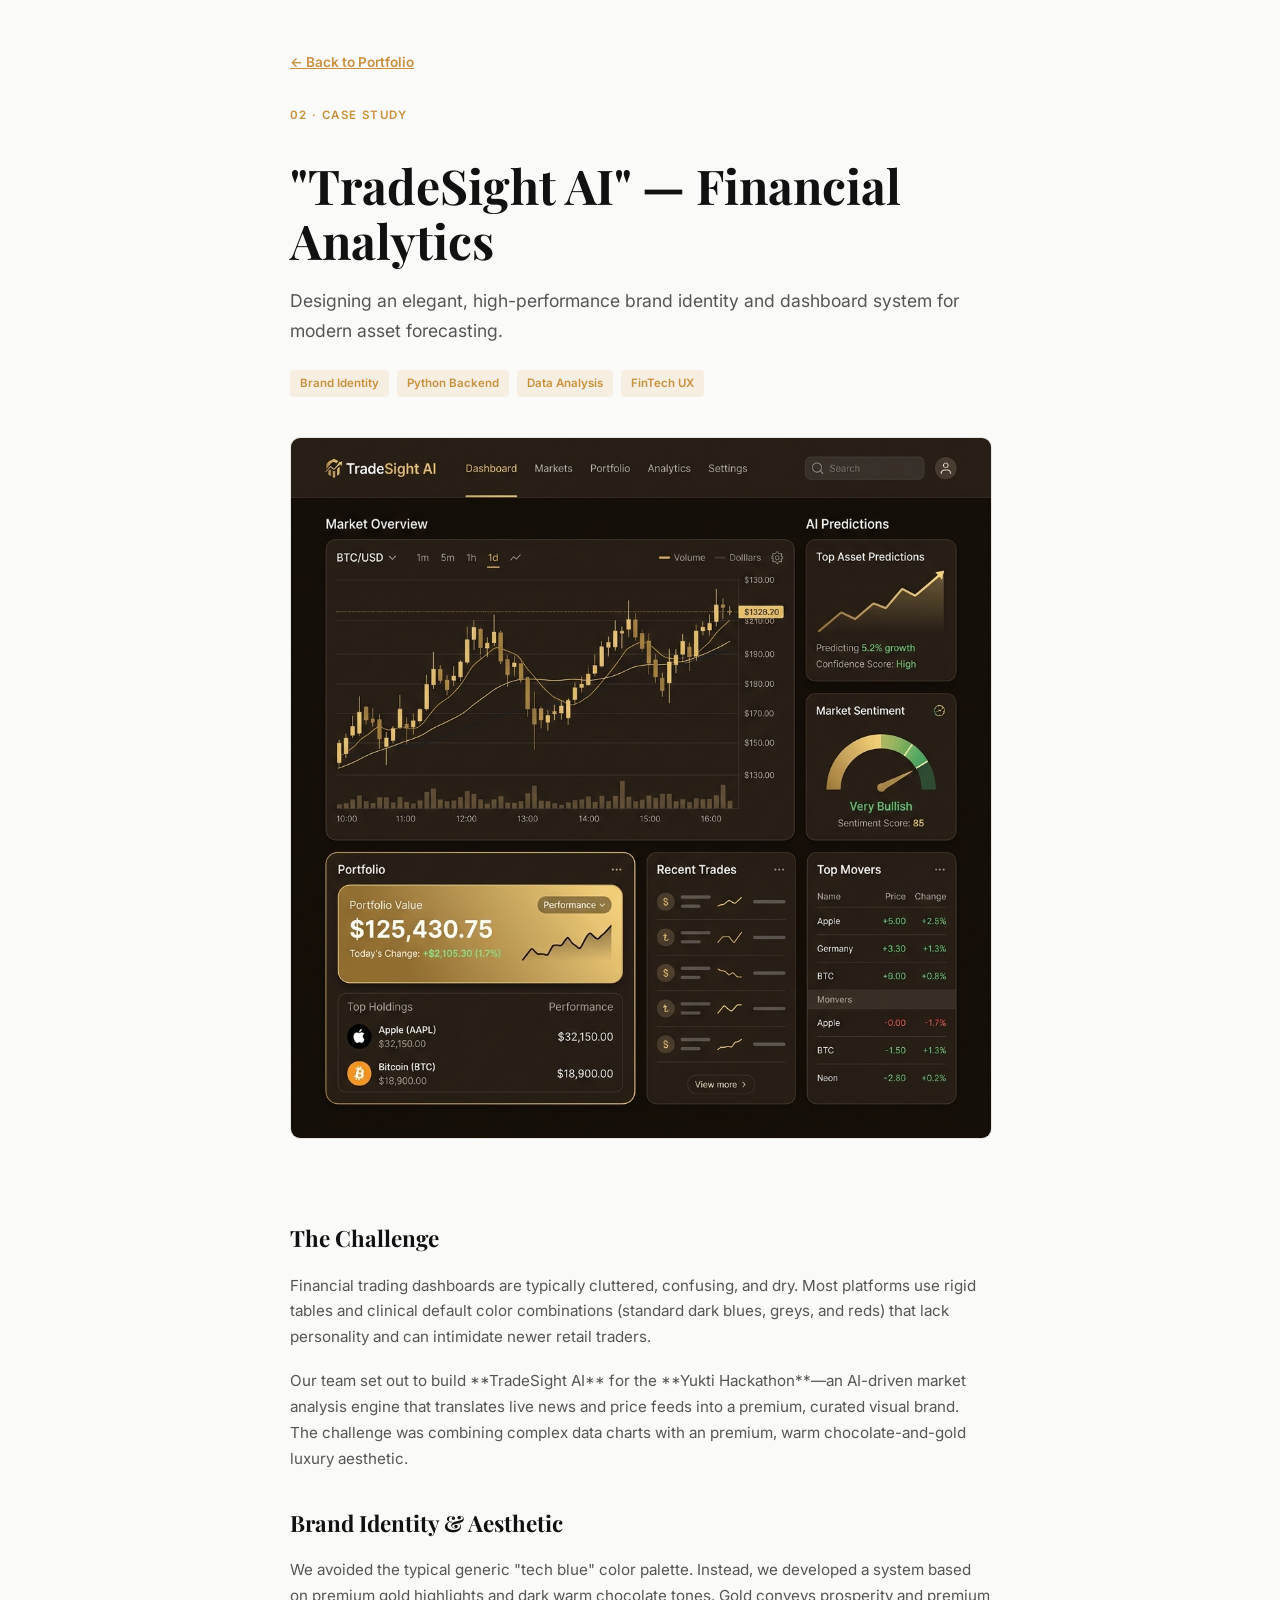
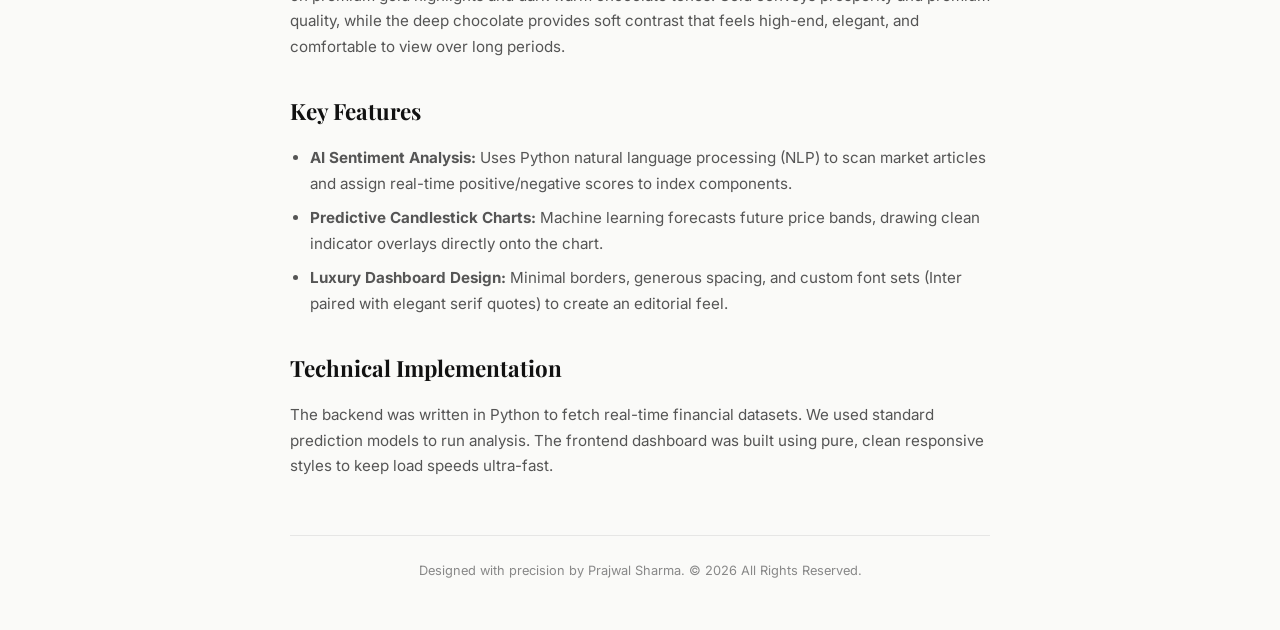
<file: tradesight-case-study.html>
<!DOCTYPE html>
<html lang="en" data-theme="light">
<head>
  <meta charset="UTF-8"/>
  <meta name="viewport" content="width=device-width, initial-scale=1.0"/>
  <title>TradeSight AI Case Study | Prajwal Sharma</title>
  <link rel="preconnect" href="https://fonts.googleapis.com"/>
  <link rel="preconnect" href="https://fonts.gstatic.com" crossorigin/>
  <link href="https://fonts.googleapis.com/css2?family=Inter:wght@300;400;500;600;700&family=Playfair+Display:ital,wght@0,700;1,600&display=swap" rel="stylesheet"/>
  <style>
    :root {
      --bg:          #FAFAF8;
      --bg-card:     #FFFFFF;
      --border:      rgba(0,0,0,0.08);
      --text:        #111111;
      --text-2:      #555555;
      --text-3:      #888888;
      --accent:      #C9903D;
      --accent-soft: rgba(201,144,61,0.12);
      --radius:      10px;
      --font:        'Inter', system-ui, sans-serif;
      --font-serif:  'Playfair Display', Georgia, serif;
    }
    [data-theme="dark"] {
      --bg:          #0E0E0E;
      --bg-card:     #1A1A1A;
      --border:      rgba(255,255,255,0.08);
      --text:        #F0F0F0;
      --text-2:      #AAAAAA;
      --text-3:      #666666;
      --accent:      #D9A86C;
      --accent-soft: rgba(217,168,108,0.12);
    }
    body {
      background: var(--bg);
      color: var(--text);
      font-family: var(--font);
      line-height: 1.7;
      padding: 40px 0;
      transition: background 0.2s, color 0.2s;
    }
    .wrap {
      max-width: 700px;
      margin: 0 auto;
      padding: 0 24px;
    }
    .back-btn {
      display: inline-flex;
      align-items: center;
      gap: 8px;
      font-size: 0.85rem;
      font-weight: 600;
      color: var(--accent);
      margin-bottom: 32px;
      transition: gap 0.2s;
    }
    .back-btn:hover {
      gap: 12px;
    }
    .header {
      margin-bottom: 40px;
    }
    .meta {
      font-size: 0.72rem;
      font-weight: 600;
      color: var(--accent);
      letter-spacing: 0.12em;
      text-transform: uppercase;
      margin-bottom: 8px;
    }
    .title {
      font-family: var(--font-serif);
      font-size: clamp(2rem, 5vw, 3rem);
      font-weight: 700;
      line-height: 1.15;
      margin-bottom: 12px;
    }
    .subtitle {
      font-size: 1.1rem;
      color: var(--text-2);
      font-weight: 400;
      margin-bottom: 24px;
    }
    .featured-img {
      width: 100%;
      border-radius: var(--radius);
      border: 1px solid var(--border);
      margin-bottom: 40px;
    }
    .section-title {
      font-family: var(--font-serif);
      font-size: 1.4rem;
      font-weight: 700;
      margin-top: 32px;
      margin-bottom: 12px;
      color: var(--text);
    }
    p {
      color: var(--text-2);
      margin-bottom: 18px;
      font-size: 0.95rem;
    }
    ul {
      margin-bottom: 20px;
      padding-left: 20px;
      color: var(--text-2);
      font-size: 0.95rem;
    }
    li {
      margin-bottom: 8px;
    }
    .tag-row {
      display: flex;
      flex-wrap: wrap;
      gap: 8px;
      margin-bottom: 24px;
    }
    .tag {
      font-size: 0.72rem;
      font-weight: 600;
      padding: 4px 10px;
      background: var(--accent-soft);
      color: var(--accent);
      border-radius: 4px;
    }
    .footer {
      margin-top: 56px;
      padding-top: 24px;
      border-top: 1px solid var(--border);
      text-align: center;
      font-size: 0.8rem;
      color: var(--text-3);
    }
  </style>
</head>
<body>
  <div class="wrap">
    <a href="index.html" class="back-btn">← Back to Portfolio</a>
    
    <header class="header">
      <div class="meta">02 · Case Study</div>
      <h1 class="title">"TradeSight AI" — Financial Analytics</h1>
      <p class="subtitle">Designing an elegant, high-performance brand identity and dashboard system for modern asset forecasting.</p>
      
      <div class="tag-row">
        <span class="tag">Brand Identity</span>
        <span class="tag">Python Backend</span>
        <span class="tag">Data Analysis</span>
        <span class="tag">FinTech UX</span>
      </div>
    </header>

    <img src="tradesight_project.png" class="featured-img" alt="TradeSight AI branding"/>

    <h2 class="section-title">The Challenge</h2>
    <p>Financial trading dashboards are typically cluttered, confusing, and dry. Most platforms use rigid tables and clinical default color combinations (standard dark blues, greys, and reds) that lack personality and can intimidate newer retail traders.</p>
    <p>Our team set out to build **TradeSight AI** for the **Yukti Hackathon**—an AI-driven market analysis engine that translates live news and price feeds into a premium, curated visual brand. The challenge was combining complex data charts with an premium, warm chocolate-and-gold luxury aesthetic.</p>

    <h2 class="section-title">Brand Identity &amp; Aesthetic</h2>
    <p>We avoided the typical generic "tech blue" color palette. Instead, we developed a system based on premium gold highlights and dark warm chocolate tones. Gold conveys prosperity and premium quality, while the deep chocolate provides soft contrast that feels high-end, elegant, and comfortable to view over long periods.</p>

    <h2 class="section-title">Key Features</h2>
    <ul>
      <li><strong>AI Sentiment Analysis:</strong> Uses Python natural language processing (NLP) to scan market articles and assign real-time positive/negative scores to index components.</li>
      <li><strong>Predictive Candlestick Charts:</strong> Machine learning forecasts future price bands, drawing clean indicator overlays directly onto the chart.</li>
      <li><strong>Luxury Dashboard Design:</strong> Minimal borders, generous spacing, and custom font sets (Inter paired with elegant serif quotes) to create an editorial feel.</li>
    </ul>

    <h2 class="section-title">Technical Implementation</h2>
    <p>The backend was written in Python to fetch real-time financial datasets. We used standard prediction models to run analysis. The frontend dashboard was built using pure, clean responsive styles to keep load speeds ultra-fast.</p>

    <footer class="footer">
      Designed with precision by Prajwal Sharma. © 2026 All Rights Reserved.
    </footer>
  </div>

  <script>
    const saved = localStorage.getItem('theme') || 'light';
    document.documentElement.setAttribute('data-theme', saved);
  </script>
</body>
</html>
</file>
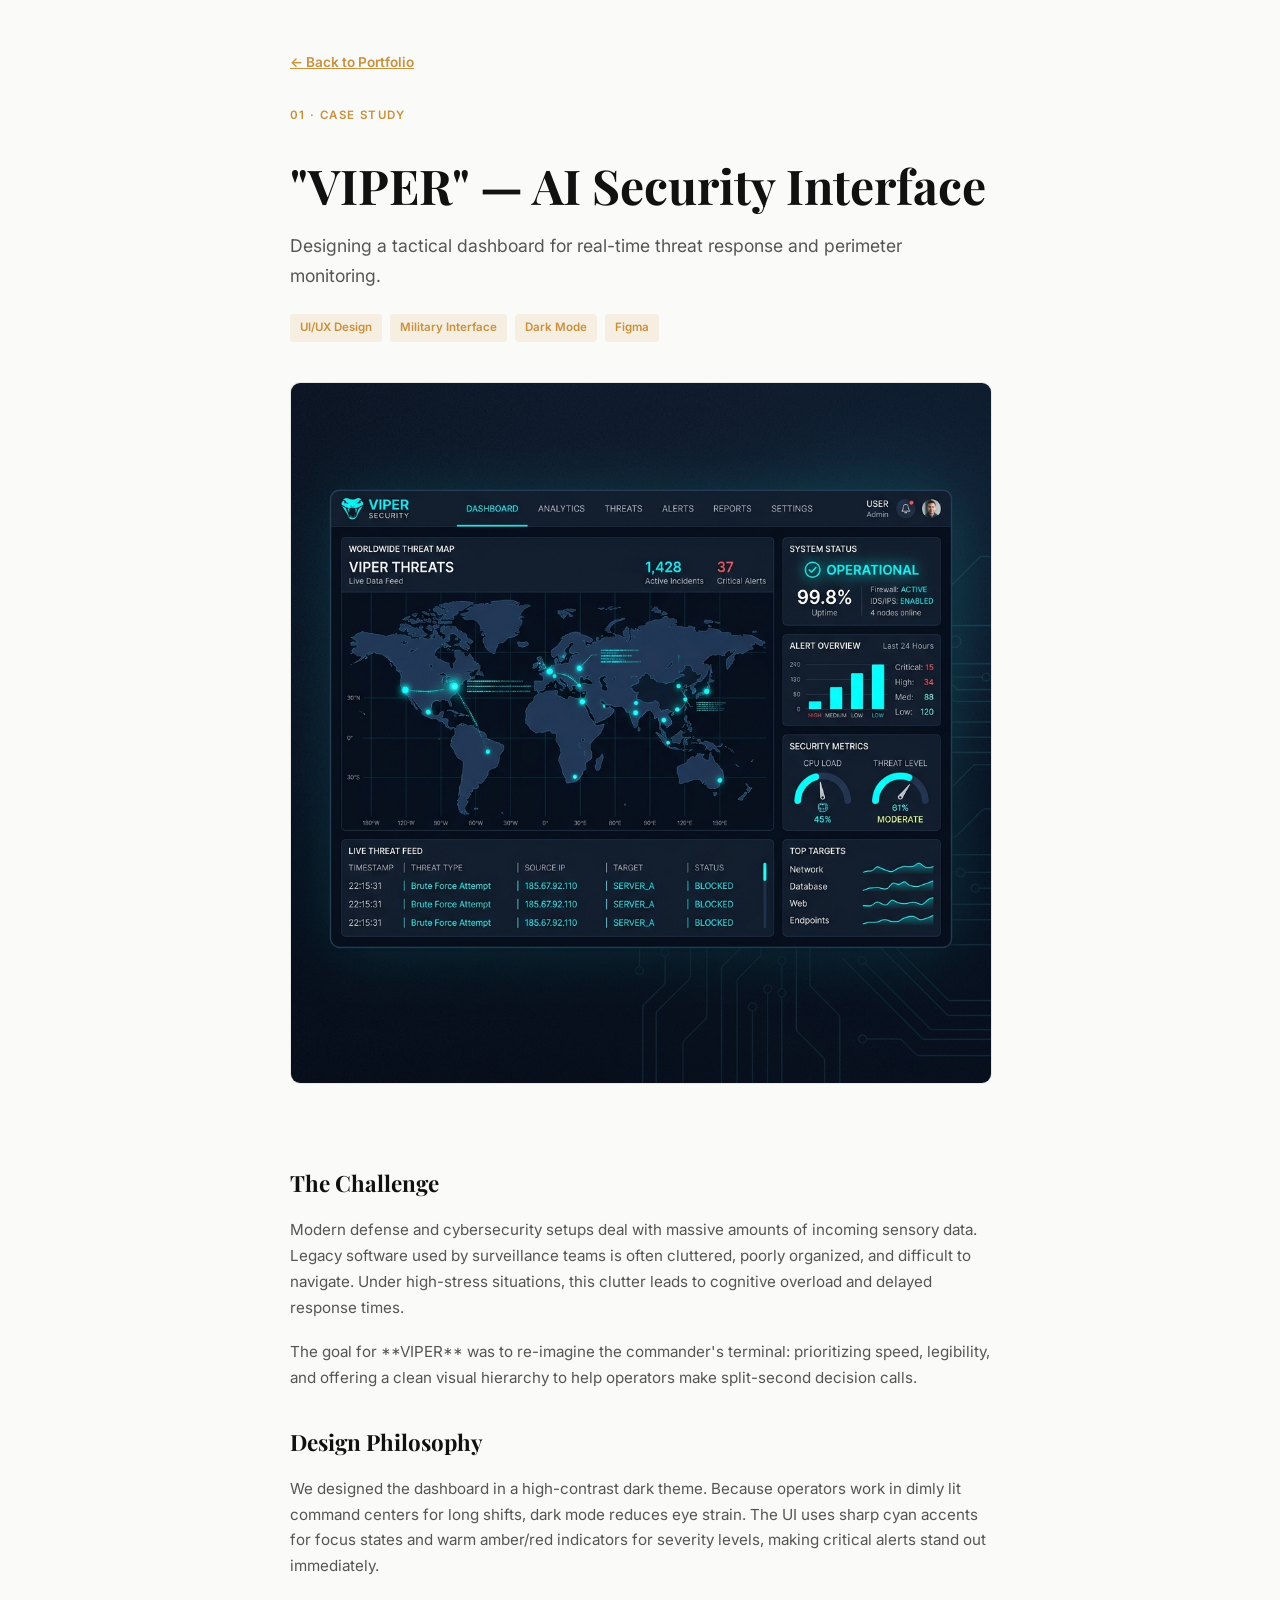
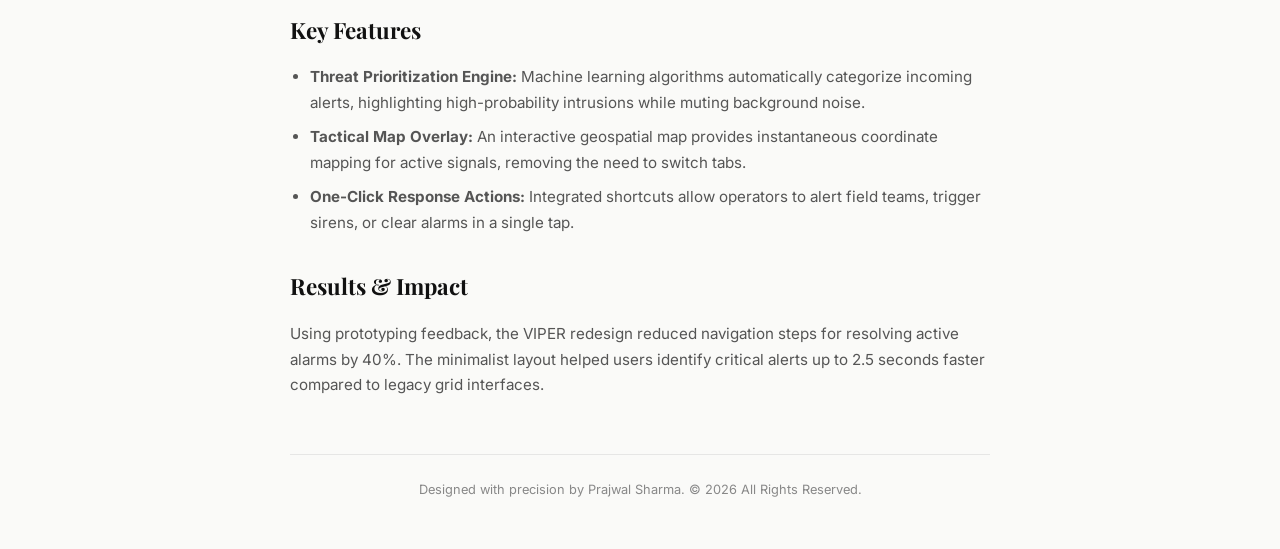
<file: viper-case-study.html>
<!DOCTYPE html>
<html lang="en" data-theme="light">
<head>
  <meta charset="UTF-8"/>
  <meta name="viewport" content="width=device-width, initial-scale=1.0"/>
  <title>VIPER Case Study | Prajwal Sharma</title>
  <link rel="preconnect" href="https://fonts.googleapis.com"/>
  <link rel="preconnect" href="https://fonts.gstatic.com" crossorigin/>
  <link href="https://fonts.googleapis.com/css2?family=Inter:wght@300;400;500;600;700&family=Playfair+Display:ital,wght@0,700;1,600&display=swap" rel="stylesheet"/>
  <style>
    :root {
      --bg:          #FAFAF8;
      --bg-card:     #FFFFFF;
      --border:      rgba(0,0,0,0.08);
      --text:        #111111;
      --text-2:      #555555;
      --text-3:      #888888;
      --accent:      #C9903D;
      --accent-soft: rgba(201,144,61,0.12);
      --radius:      10px;
      --font:        'Inter', system-ui, sans-serif;
      --font-serif:  'Playfair Display', Georgia, serif;
    }
    [data-theme="dark"] {
      --bg:          #0E0E0E;
      --bg-card:     #1A1A1A;
      --border:      rgba(255,255,255,0.08);
      --text:        #F0F0F0;
      --text-2:      #AAAAAA;
      --text-3:      #666666;
      --accent:      #D9A86C;
      --accent-soft: rgba(217,168,108,0.12);
    }
    body {
      background: var(--bg);
      color: var(--text);
      font-family: var(--font);
      line-height: 1.7;
      padding: 40px 0;
      transition: background 0.2s, color 0.2s;
    }
    .wrap {
      max-width: 700px;
      margin: 0 auto;
      padding: 0 24px;
    }
    .back-btn {
      display: inline-flex;
      align-items: center;
      gap: 8px;
      font-size: 0.85rem;
      font-weight: 600;
      color: var(--accent);
      margin-bottom: 32px;
      transition: gap 0.2s;
    }
    .back-btn:hover {
      gap: 12px;
    }
    .header {
      margin-bottom: 40px;
    }
    .meta {
      font-size: 0.72rem;
      font-weight: 600;
      color: var(--accent);
      letter-spacing: 0.12em;
      text-transform: uppercase;
      margin-bottom: 8px;
    }
    .title {
      font-family: var(--font-serif);
      font-size: clamp(2rem, 5vw, 3rem);
      font-weight: 700;
      line-height: 1.15;
      margin-bottom: 12px;
    }
    .subtitle {
      font-size: 1.1rem;
      color: var(--text-2);
      font-weight: 400;
      margin-bottom: 24px;
    }
    .featured-img {
      width: 100%;
      border-radius: var(--radius);
      border: 1px solid var(--border);
      margin-bottom: 40px;
    }
    .section-title {
      font-family: var(--font-serif);
      font-size: 1.4rem;
      font-weight: 700;
      margin-top: 32px;
      margin-bottom: 12px;
      color: var(--text);
    }
    p {
      color: var(--text-2);
      margin-bottom: 18px;
      font-size: 0.95rem;
    }
    ul {
      margin-bottom: 20px;
      padding-left: 20px;
      color: var(--text-2);
      font-size: 0.95rem;
    }
    li {
      margin-bottom: 8px;
    }
    .tag-row {
      display: flex;
      flex-wrap: wrap;
      gap: 8px;
      margin-bottom: 24px;
    }
    .tag {
      font-size: 0.72rem;
      font-weight: 600;
      padding: 4px 10px;
      background: var(--accent-soft);
      color: var(--accent);
      border-radius: 4px;
    }
    .footer {
      margin-top: 56px;
      padding-top: 24px;
      border-top: 1px solid var(--border);
      text-align: center;
      font-size: 0.8rem;
      color: var(--text-3);
    }
  </style>
</head>
<body>
  <div class="wrap">
    <a href="index.html" class="back-btn">← Back to Portfolio</a>
    
    <header class="header">
      <div class="meta">01 · Case Study</div>
      <h1 class="title">"VIPER" — AI Security Interface</h1>
      <p class="subtitle">Designing a tactical dashboard for real-time threat response and perimeter monitoring.</p>
      
      <div class="tag-row">
        <span class="tag">UI/UX Design</span>
        <span class="tag">Military Interface</span>
        <span class="tag">Dark Mode</span>
        <span class="tag">Figma</span>
      </div>
    </header>

    <img src="viper_project.png" class="featured-img" alt="VIPER Dashboard"/>

    <h2 class="section-title">The Challenge</h2>
    <p>Modern defense and cybersecurity setups deal with massive amounts of incoming sensory data. Legacy software used by surveillance teams is often cluttered, poorly organized, and difficult to navigate. Under high-stress situations, this clutter leads to cognitive overload and delayed response times.</p>
    <p>The goal for **VIPER** was to re-imagine the commander's terminal: prioritizing speed, legibility, and offering a clean visual hierarchy to help operators make split-second decision calls.</p>

    <h2 class="section-title">Design Philosophy</h2>
    <p>We designed the dashboard in a high-contrast dark theme. Because operators work in dimly lit command centers for long shifts, dark mode reduces eye strain. The UI uses sharp cyan accents for focus states and warm amber/red indicators for severity levels, making critical alerts stand out immediately.</p>

    <h2 class="section-title">Key Features</h2>
    <ul>
      <li><strong>Threat Prioritization Engine:</strong> Machine learning algorithms automatically categorize incoming alerts, highlighting high-probability intrusions while muting background noise.</li>
      <li><strong>Tactical Map Overlay:</strong> An interactive geospatial map provides instantaneous coordinate mapping for active signals, removing the need to switch tabs.</li>
      <li><strong>One-Click Response Actions:</strong> Integrated shortcuts allow operators to alert field teams, trigger sirens, or clear alarms in a single tap.</li>
    </ul>

    <h2 class="section-title">Results &amp; Impact</h2>
    <p>Using prototyping feedback, the VIPER redesign reduced navigation steps for resolving active alarms by 40%. The minimalist layout helped users identify critical alerts up to 2.5 seconds faster compared to legacy grid interfaces.</p>

    <footer class="footer">
      Designed with precision by Prajwal Sharma. © 2026 All Rights Reserved.
    </footer>
  </div>

  <script>
    const saved = localStorage.getItem('theme') || 'light';
    document.documentElement.setAttribute('data-theme', saved);
  </script>
</body>
</html>
</file>
